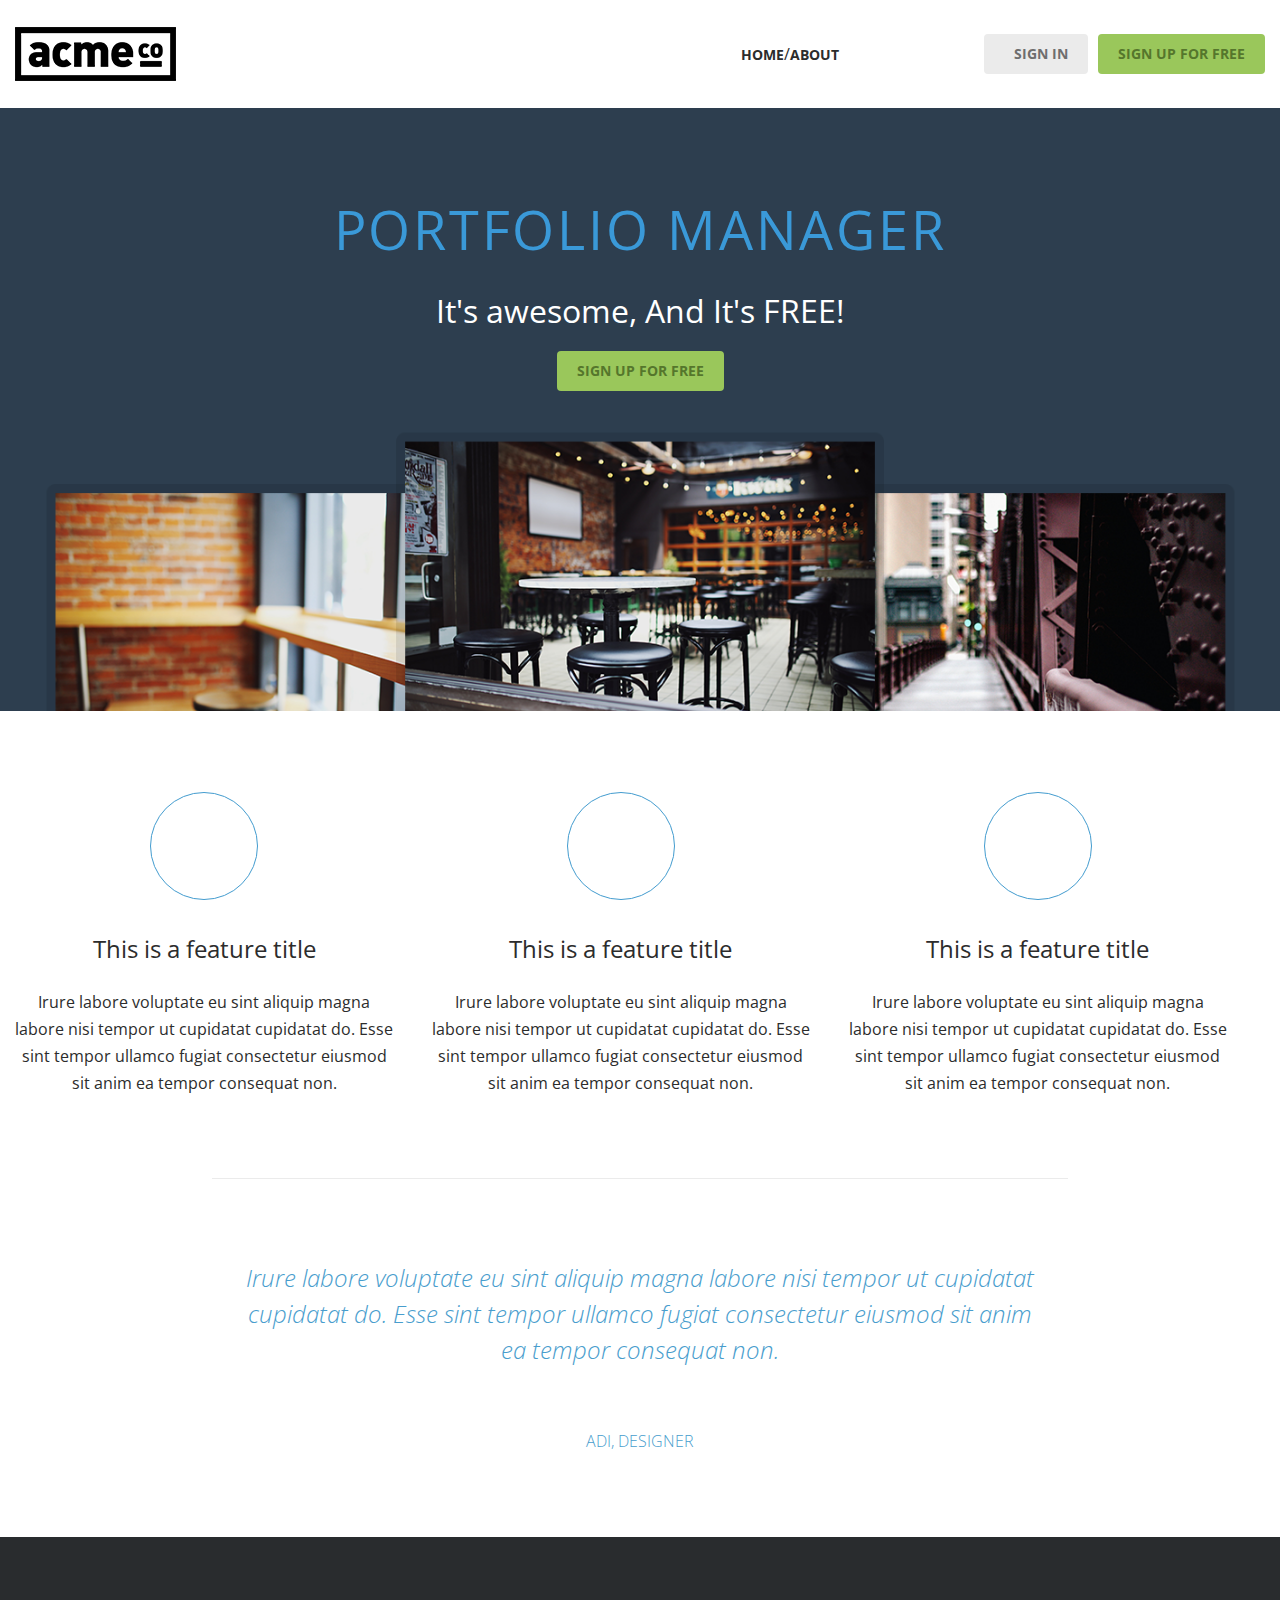
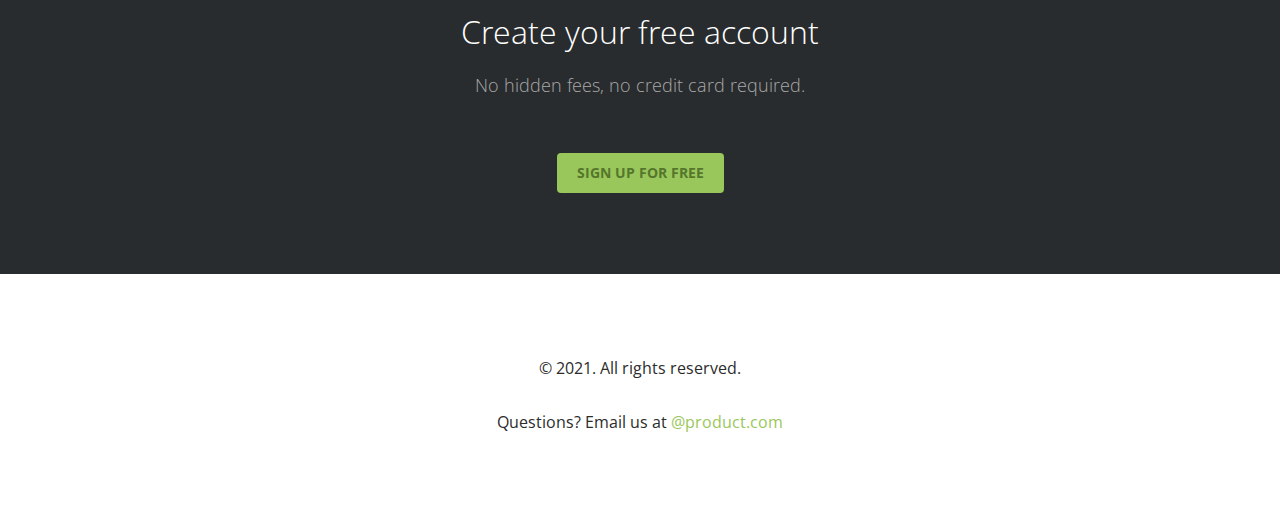
<file: index.html>
<!DOCTYPE html>
<html lang="en">
<head>
    <meta charset="UTF-8">
    <meta http-equiv="X-UA-Compatible" content="IE=edge">
    <meta name="viewport" content="width=device-width, initial-scale=1.0">
    <title>Acme co., ltd.</title>
    <link rel="stylesheet" href="https://cdnjs.cloudflare.com/ajax/libs/font-awesome/5.15.3/css/all.min.css" integrity="sha512-iBBXm8fW90+nuLcSKlbmrPcLa0OT92xO1BIsZ+ywDWZCvqsWgccV3gFoRBv0z+8dLJgyAHIhR35VZc2oM/gI1w==" crossorigin="anonymous" referrerpolicy="no-referrer" />
    <link rel="stylesheet" href="css/normalize.css">
    <link rel="stylesheet" href="css/common.css">
    <link rel="stylesheet" href="css/main.css">
    <link rel="stylesheet" href="css/responsive.css">
</head>
<body>
    <header>
        <div class="container">
            <h1 class="logo"><a href="index.html">Acme Logo</a></h1>
            <nav>
                <p>
                    <a href="index.html">home</a>/<a href="about.html">about</a>
                </p>
                <ul>
                    <li><a href="sign_in.html" class="btn light-bg"><i class="fas fa-lock"></i>sign in</a></li>
                    <li><a href="sign_up.html" class="btn highlight-bg">sign up for free</a></li>
                </ul>
            </nav>
        </div>        
    </header>
    <section class="banner con-pd">
        <h2 class="banner-tt">portfolio manager</h2>
        <h3>It's awesome, And It's FREE!</h3>        
        <p><a href="" class="btn big highlight-bg">sign up for free</a></p>
        <img src="images/banner.png" alt="">
    </section>
    <main class="container">
        <section class="features con-pd">
            <h2 class="hidden">features</h2>
            <ul>
                <li>
                    <span class="icon">
                        <i class="fas fa-user"></i>
                    </span>
                    <h3>This is a feature title</h3>
                    <p>
                        Irure labore voluptate eu sint aliquip magna labore nisi tempor ut cupidatat cupidatat do. Esse sint tempor ullamco fugiat consectetur eiusmod sit anim ea tempor consequat non.
                    </p>
                </li>
                <li>
                    <span class="icon">
                        <i class="fas fa-th-list"></i>
                    </span>
                    <h3>This is a feature title</h3>
                    <p>
                        Irure labore voluptate eu sint aliquip magna labore nisi tempor ut cupidatat cupidatat do. Esse sint tempor ullamco fugiat consectetur eiusmod sit anim ea tempor consequat non.
                    </p>
                </li>
                <li>
                    <span class="icon">
                        <i class="fas fa-star"></i>
                    </span>
                    <h3>This is a feature title</h3>
                    <p>
                        Irure labore voluptate eu sint aliquip magna labore nisi tempor ut cupidatat cupidatat do. Esse sint tempor ullamco fugiat consectetur eiusmod sit anim ea tempor consequat non.
                    </p>
                </li>
            </ul>
        </section>
        <hr>
        <section class="testimonial con-pd">
            <ul class="slide_wrapper">
                <li class="slide">
                    <blockquote>
                        <p>Irure labore voluptate eu sint aliquip magna labore nisi tempor ut cupidatat cupidatat do. Esse sint tempor ullamco fugiat consectetur eiusmod sit anim ea tempor consequat non.</p>
                        <cite>adi, designer</cite>
                    </blockquote>
                </li>
                <!-- <li class="slide">
                    <blockquote>
                        <p>Irure labore voluptate eu sint aliquip magna labore nisi tempor ut cupidatat cupidatat do. Esse sint tempor ullamco fugiat consectetur eiusmod sit anim ea tempor consequat non.</p>
                        <cite>adi, designer</cite>
                    </blockquote>
                </li>
                <li class="slide">
                    <blockquote>
                        <p>Irure labore voluptate eu sint aliquip magna labore nisi tempor ut cupidatat cupidatat do. Esse sint tempor ullamco fugiat consectetur eiusmod sit anim ea tempor consequat non.</p>
                        <cite>adi, designer</cite>
                    </blockquote>
                </li> -->
            </ul>
            <p class="controls">
                <i class="fas fa-chevron-left"></i>
                <i class="fas fa-chevron-right"></i>
            </p>
        </section>        
    </main>
    <footer>
         <div class="cta con-pd">
             <h2 class="content-tt">Create your free account</h2>
             <p class="content-desc">No hidden fees, no credit card required.</p>
             <a href="" class="btn big highlight-bg">sign up for free</a>
         </div>

         <p>&copy; 2021. All rights reserved.</p>
         <p>Questions? Email us at <a href="mailto:office@product.com">@product.com</a></p>
         
    </footer>
</body>
</html>
</file>
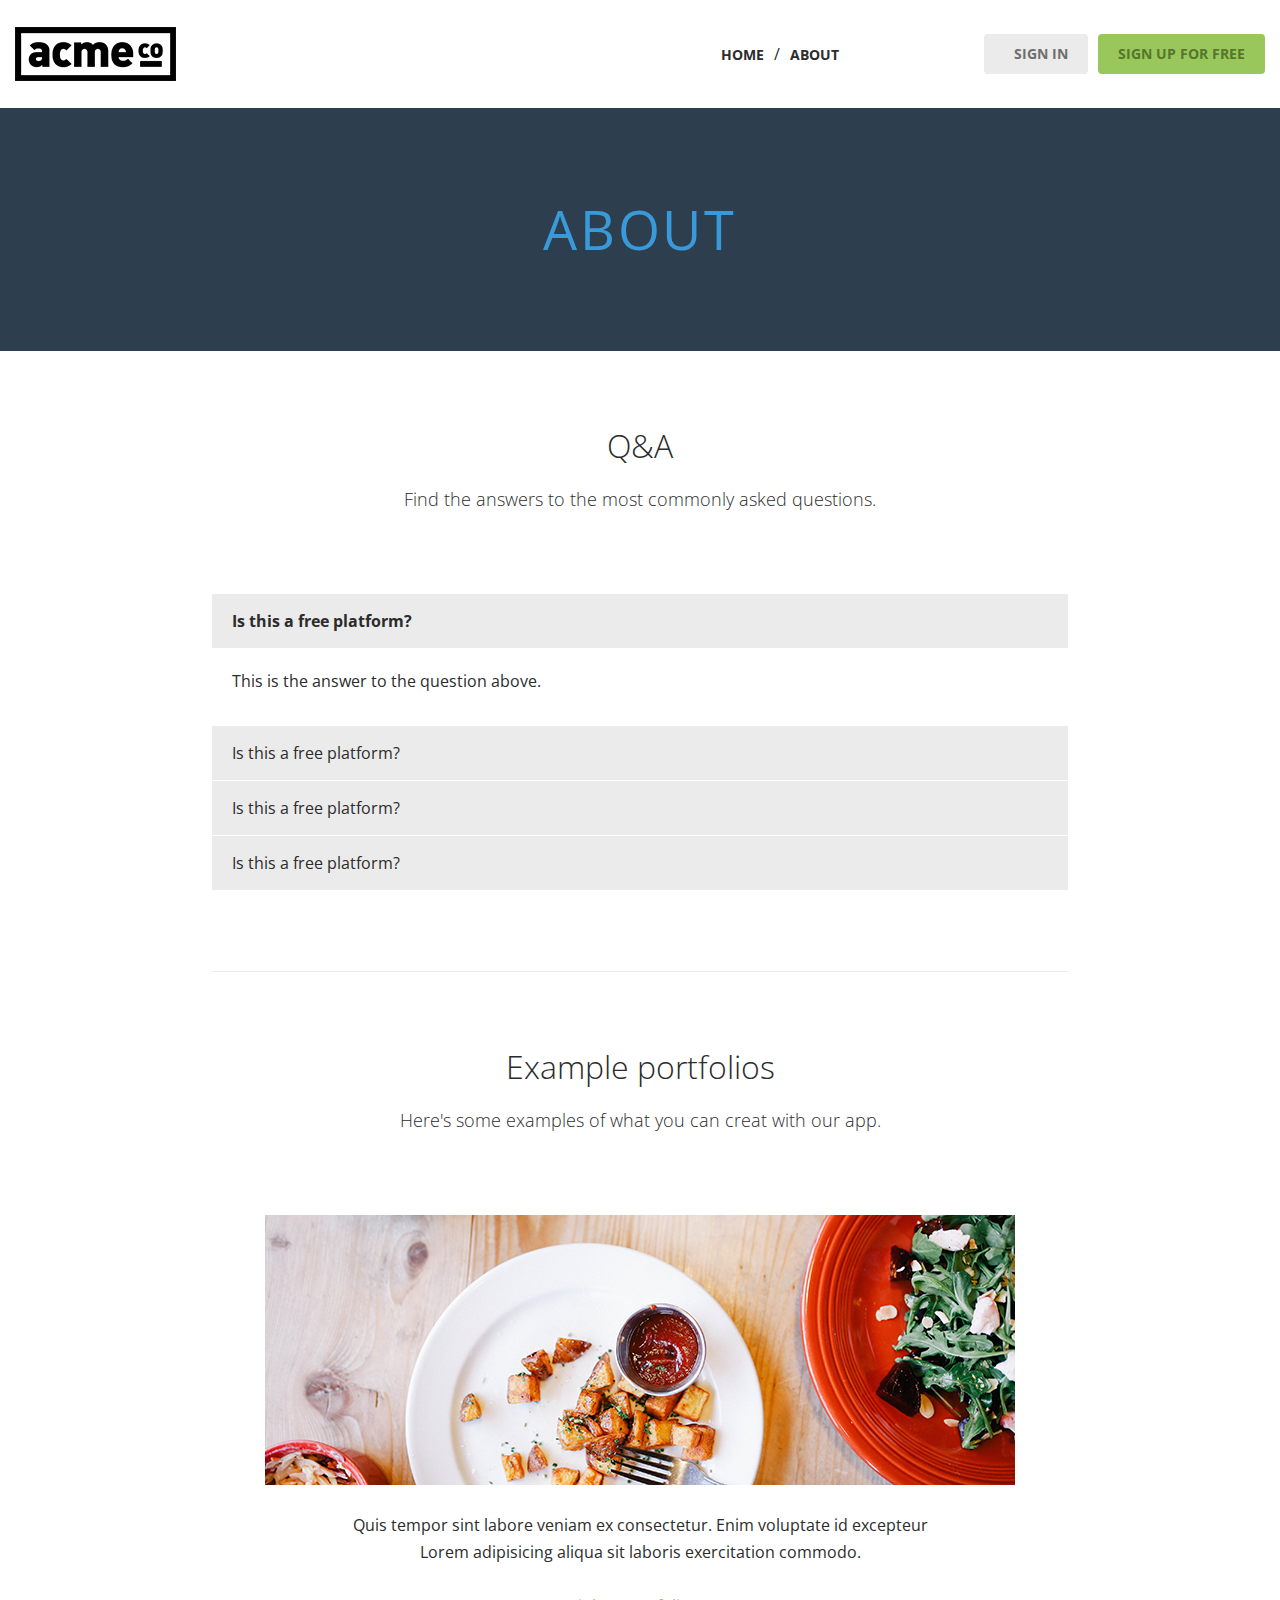
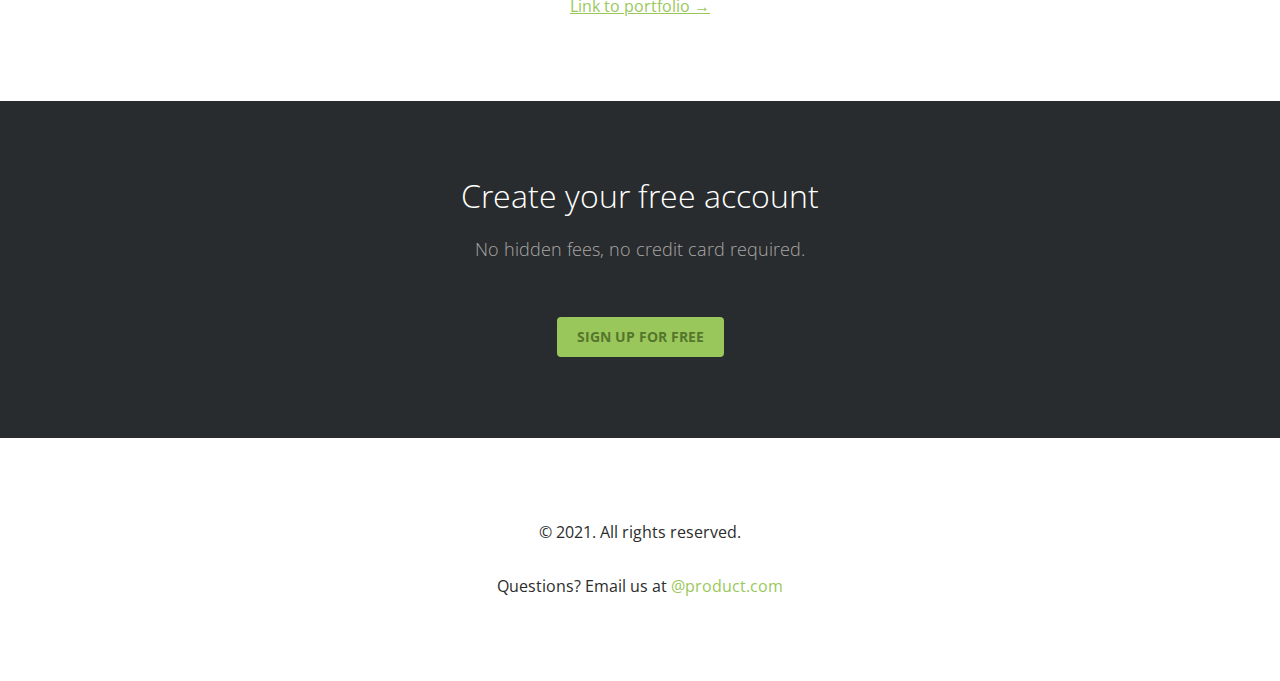
<file: about.html>
<!DOCTYPE html>
<html lang="en">
<head>
    <meta charset="UTF-8">
    <meta http-equiv="X-UA-Compatible" content="IE=edge">
    <meta name="viewport" content="width=device-width, initial-scale=1.0">
    <title>About - Acme co., ltd.</title>
    <link rel="stylesheet" href="https://cdnjs.cloudflare.com/ajax/libs/font-awesome/5.15.3/css/all.min.css" integrity="sha512-iBBXm8fW90+nuLcSKlbmrPcLa0OT92xO1BIsZ+ywDWZCvqsWgccV3gFoRBv0z+8dLJgyAHIhR35VZc2oM/gI1w==" crossorigin="anonymous" referrerpolicy="no-referrer" />
    <link rel="stylesheet" href="css/normalize.css">
    <link rel="stylesheet" href="css/common.css">
    <link rel="stylesheet" href="css/about.css">
    <link rel="stylesheet" href="css/responsive.css">
</head>
<body>
    <header>
        <div class="container cf">
            <h1 class="logo"><a href="index.html">Acme Logo</a></h1>
            <nav>
                <p>
                    <a href="index.html">home</a> / <a href="about.html">about</a>
                </p>
                <ul>
                    <li><a href="sign_in.html" class="btn light-bg"><i class="fas fa-lock"></i>sign in</a></li>
                    <li><a href="sign_up.html" class="btn highlight-bg">sign up for free</a></li>
                </ul>
            </nav>
        </div>        
    </header>
    <section class="banner subpage con-pd">
        <h2 class="banner-tt">about</h2>
    </section>
    <main class="container">
        <section class="qna con-pd">
            <h2 class="content-tt">Q&amp;A</h2> 
            <p class="content-desc">Find the answers to the most commonly asked questions.</p>
            <ul class="qna-list">
                <li class="active">
                    <h3>Is this a free platform?<i class="fas fa-caret-up"></i></h3>
                    <div>
                        <p>This is the answer to the question above.</p>
                    </div>
                </li>
                <li>
                    <h3>Is this a free platform?<i class="fas fa-caret-up"></i></h3>
                    <div>
                        <p>This is the answer to the question above.</p>
                    </div>
                </li>
                <li>
                    <h3>Is this a free platform?<i class="fas fa-caret-up"></i></h3>
                    <div>
                        <p>This is the answer to the question above.</p>
                    </div>
                </li>
                <li>
                    <h3>Is this a free platform?<i class="fas fa-caret-up"></i></h3>
                    <div>
                        <p>This is the answer to the question above.</p>
                    </div>
                </li>
            </ul>
        </section>
        <hr>
        <section class="portfolio con-pd">
            <h2 class="content-tt">Example portfolios</h2>
            <p class="content-desc">Here's some examples of what you can creat with our app.</p>
            <div class="portfolio-wrapper">
                <ul class="portfolio-slides">
                    <li class="slide">
                        <img src="images/img4.png" alt="portfolio title">
                        <p>Quis tempor sint labore veniam ex consectetur. Enim voluptate id excepteur Lorem adipisicing aliqua sit laboris exercitation commodo.</p>
                        <a href="" class="link">Link to portfolio &rarr;</a>  
                    </li>
                    <!-- <li class="slide">
                        <img src="images/img4.png" alt="portfolio title">
                        <p>Quis tempor sint labore veniam ex consectetur. Enim voluptate id excepteur Lorem adipisicing aliqua sit laboris exercitation commodo.</p>
                        <a href="" class="link">Link to portfolio &rarr;</a>  
                    </li>
                    <li class="slide">
                        <img src="images/img4.png" alt="portfolio title">
                        <p>Quis tempor sint labore veniam ex consectetur. Enim voluptate id excepteur Lorem adipisicing aliqua sit laboris exercitation commodo.</p>
                        <a href="" class="link">Link to portfolio &rarr;</a>  
                    </li> -->
                </ul>
                <p class="controls">
                    <i class="fas fa-chevron-left"></i>
                    <i class="fas fa-chevron-right"></i>
                </p>
            </div>
        </section>        
    </main>
    <footer>
         <div class="cta con-pd">
             <h2 class="content-tt">Create your free account</h2>
             <p class="content-desc">No hidden fees, no credit card required.</p>
             <a href="" class="btn big highlight-bg">sign up for free</a>
         </div>

         <p>&copy; 2021. All rights reserved.</p>
         <p>Questions? Email us at <a href="mailto:office@product.com">@product.com</a></p>
         
    </footer>
</body>
</html>
</file>
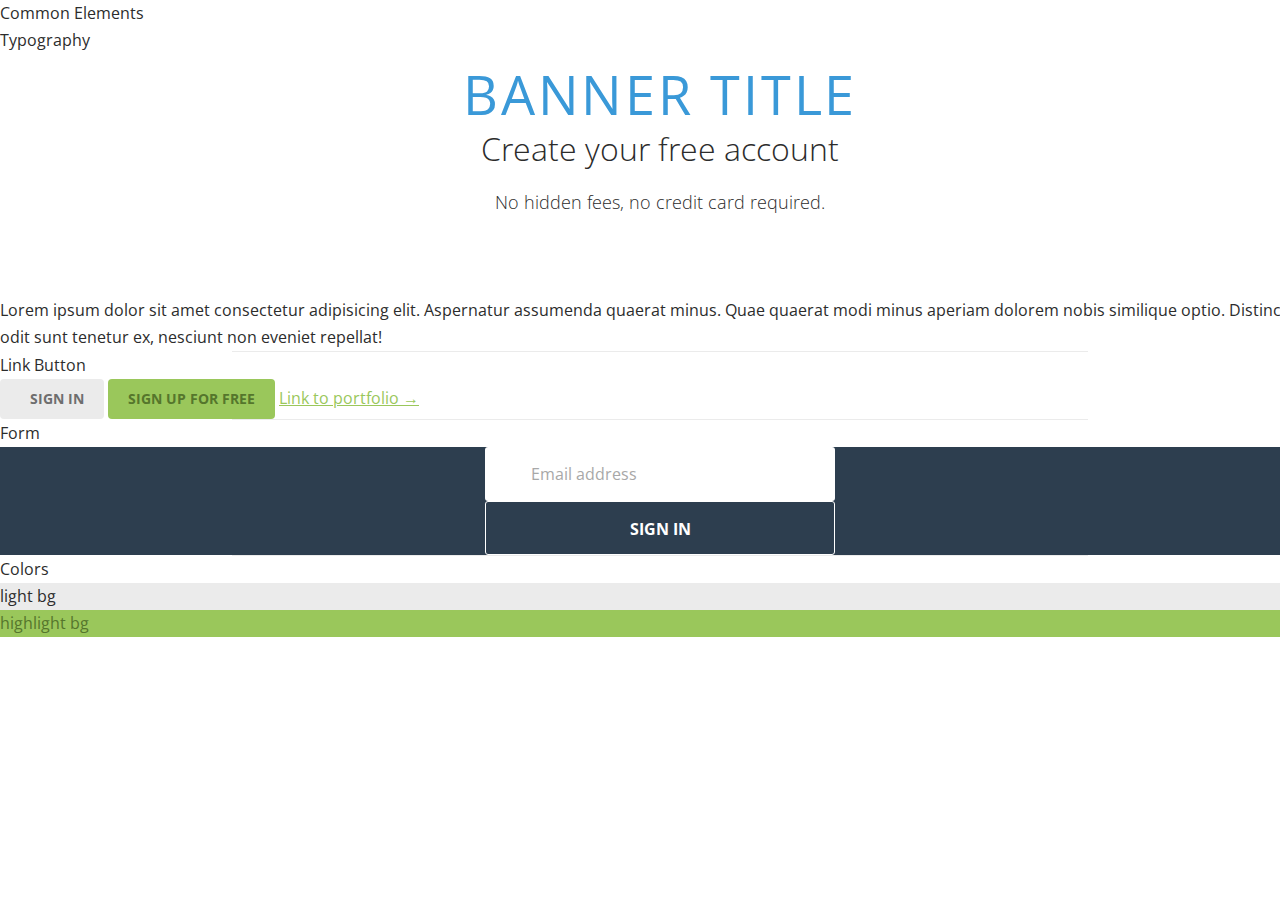
<file: common.html>
<!DOCTYPE html>
<html lang="en">
<head>
    <meta charset="UTF-8">
    <meta http-equiv="X-UA-Compatible" content="IE=edge">
    <meta name="viewport" content="width=device-width, initial-scale=1.0">
    <title>Acme co., ltd.</title>
    <link rel="stylesheet" href="https://cdnjs.cloudflare.com/ajax/libs/font-awesome/5.15.3/css/all.min.css" integrity="sha512-iBBXm8fW90+nuLcSKlbmrPcLa0OT92xO1BIsZ+ywDWZCvqsWgccV3gFoRBv0z+8dLJgyAHIhR35VZc2oM/gI1w==" crossorigin="anonymous" referrerpolicy="no-referrer" />
    <link rel="stylesheet" href="css/normalize.css">
    <link rel="stylesheet" href="css/common.css">

</head>
<body>
    <h1>Common Elements</h1>
    <div class="container">
        <h2>Typography</h2>

        <h2 class="banner-tt">Banner Title</h2>
        <h2 class="content-tt">Create your free account</h2>
        <p class="content-desc">No hidden fees, no credit card required.</p>
        <p>
            Lorem ipsum dolor sit amet consectetur adipisicing elit. Aspernatur assumenda quaerat minus. Quae quaerat modi minus aperiam dolorem nobis similique optio. Distinctio odit sunt tenetur ex, nesciunt non eveniet repellat!
        </p>
        <hr>

        <h2>Link Button</h2>

        <a href="#" class="btn light-bg"><i class="fas fa-lock"></i>sign in</a>
        <a href="#" class="btn highlight-bg">sign up for free</a>
        <a href="" class="link">Link to portfolio &rarr;</a>

        <hr>
        <h3>Form</h3>
        <div class="banner">
            <form action="" method="POST" >
                <p class="field">
                    <label for="" class="hidden">email</label>
                    <i class="far fa-envelope"></i>
                    <input type="text" id="" name="" placeholder="Email address">
                </p>            
                <input type="submit" class="field" value="sign in">
                <!-- <button class="field">Sign in</button> -->              
    
            </form>
        </div>
        <hr>
        <h3>Colors</h3>
        <div class="light-bg">light bg</div>
        <div class="highlight-bg">highlight bg</div>
    </div>
    
</body>
</html>
</file>
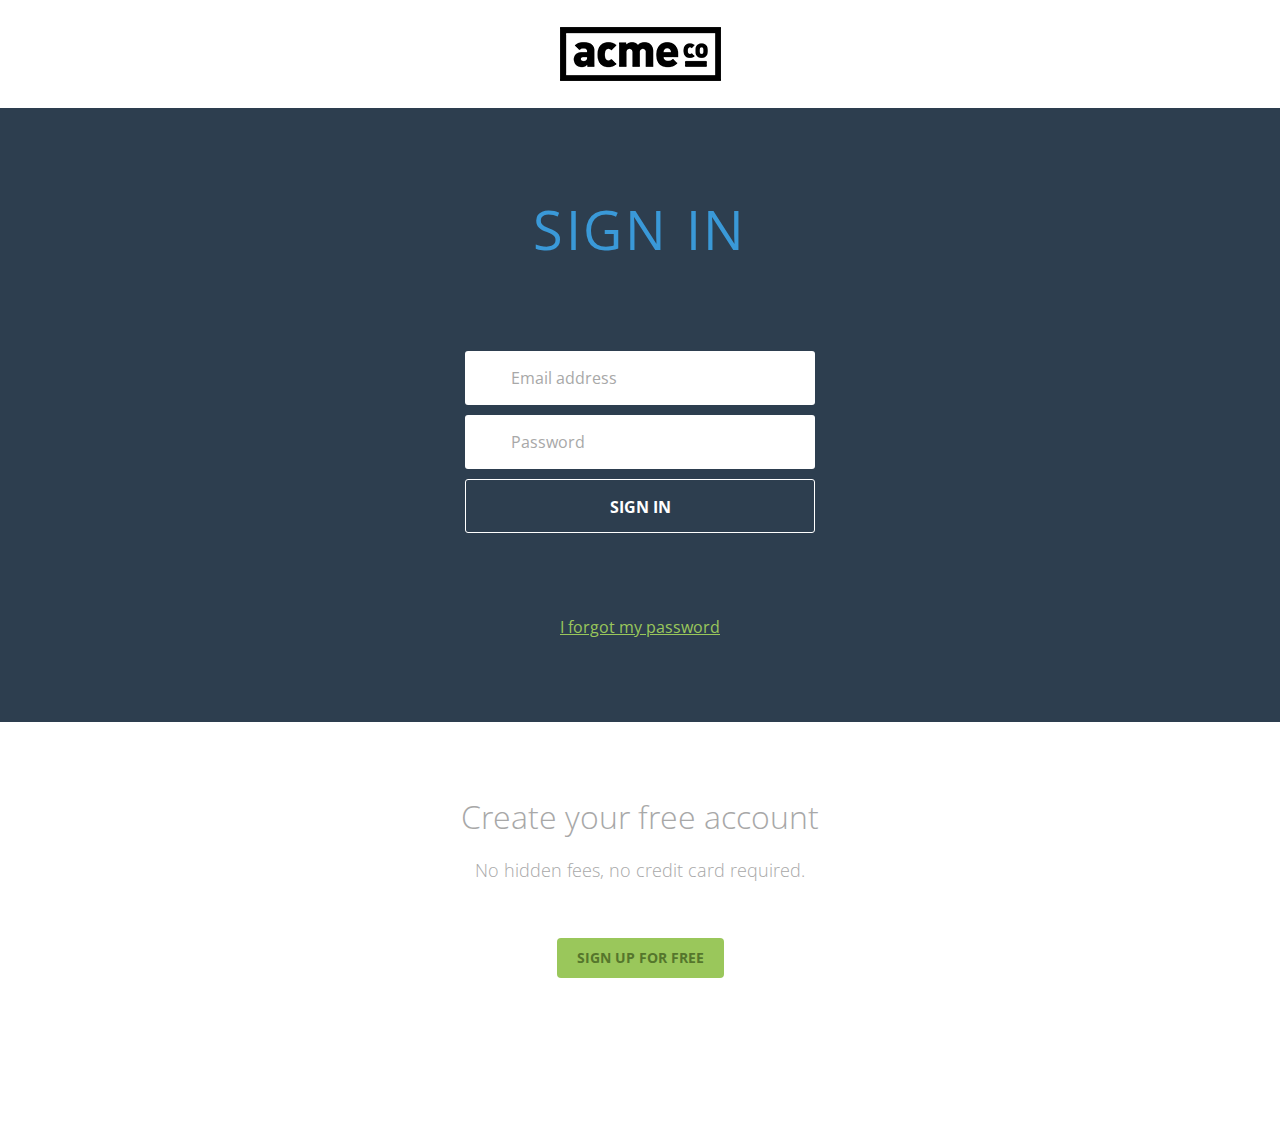
<file: sign_in.html>
<!DOCTYPE html>
<html lang="en">
<head>
    <meta charset="UTF-8">
    <meta http-equiv="X-UA-Compatible" content="IE=edge">
    <meta name="viewport" content="width=device-width, initial-scale=1.0">
    <title>Sign in - Acme co., ltd.</title>
    <link rel="stylesheet" href="https://cdnjs.cloudflare.com/ajax/libs/font-awesome/5.15.3/css/all.min.css" integrity="sha512-iBBXm8fW90+nuLcSKlbmrPcLa0OT92xO1BIsZ+ywDWZCvqsWgccV3gFoRBv0z+8dLJgyAHIhR35VZc2oM/gI1w==" crossorigin="anonymous" referrerpolicy="no-referrer" />
    <link rel="stylesheet" href="css/normalize.css">
    <link rel="stylesheet" href="css/common.css">
    <link rel="stylesheet" href="css/sign.css">
    <link rel="stylesheet" href="css/responsive.css">
</head>
<body>
    <header>
        <div class="container sign">
            <h1 class="logo"><a href="index.html">Acme Logo</a></h1>            
        </div>        
    </header>
    
    <main>
        <section class="banner subpage con-pd">
            <h2 class="banner-tt">sign in</h2>
            <form action="" method="POST">
                <p class="field">
                    <label for="userEmail" class="hidden">email</label>
                    <i class="far fa-envelope"></i>
                    <input type="email" id="userEmail" name="useremail" placeholder="Email address">
                </p>
                <p class="field">
                    <label for="userPass" class="hidden">password</label>
                    <i class="fas fa-lock"></i>
                    <input type="password" id="userPass" name="userpw" placeholder="Password">
                </p>
                <input type="submit" class="field" value="sign in">
                <!-- <button class="field">Sign in</button> -->              

            </form>
            <a href="" class="link">I forgot my password</a>
        </section>
    </main>
    <footer class="light con-pd">
         <div class="cta">
             <h2 class="content-tt">Create your free account</h2>
             <p class="content-desc">No hidden fees, no credit card required.</p>
             <a href="" class="btn big highlight-bg">sign up for free</a>
         </div>

         
    </footer>
</body>
</html>
</file>
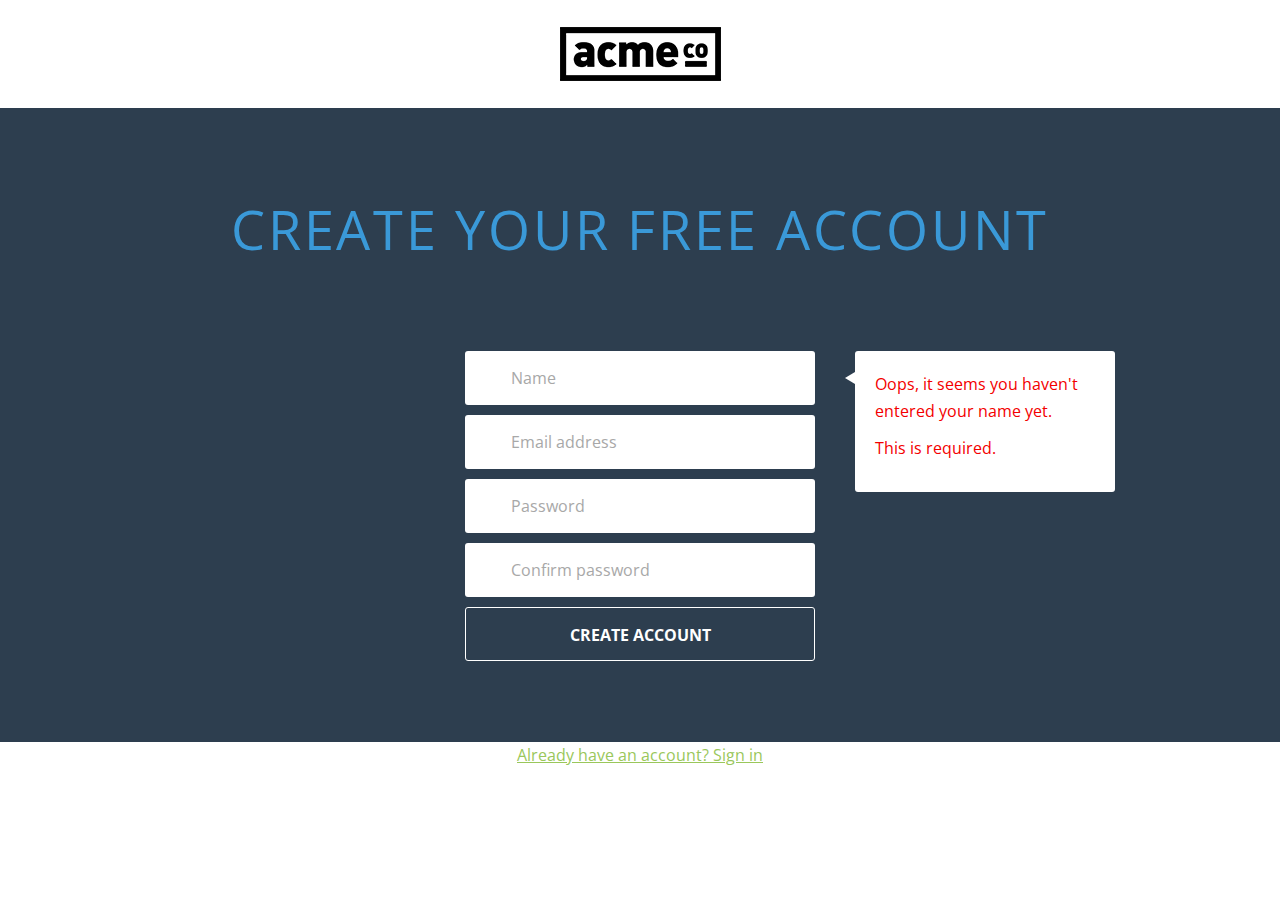
<file: sign_up.html>
<!DOCTYPE html>
<html lang="en">
<head>
    <meta charset="UTF-8">
    <meta http-equiv="X-UA-Compatible" content="IE=edge">
    <meta name="viewport" content="width=device-width, initial-scale=1.0">
    <title>Sign up - Acme co., ltd.</title>
    <link rel="stylesheet" href="https://cdnjs.cloudflare.com/ajax/libs/font-awesome/5.15.3/css/all.min.css" integrity="sha512-iBBXm8fW90+nuLcSKlbmrPcLa0OT92xO1BIsZ+ywDWZCvqsWgccV3gFoRBv0z+8dLJgyAHIhR35VZc2oM/gI1w==" crossorigin="anonymous" referrerpolicy="no-referrer" />
    <link rel="stylesheet" href="css/normalize.css">
    <link rel="stylesheet" href="css/common.css">
    <link rel="stylesheet" href="css/sign.css">
    <link rel="stylesheet" href="css/responsive.css">
</head>
<body>
    <header>
        <div class="container sign">
            <h1 class="logo"><a href="index.html">Acme Logo</a></h1>            
        </div>        
    </header>
    
    <main>
        <section class="banner subpage con-pd">
            <h2 class="banner-tt">create your free account</h2>
            <form action="" method="POST">
                <p class="field">
                    <label for="userName" class="hidden">Name</label>
                    <i class="fas fa-user"></i>
                    <input type="text" id="userName" name="username" placeholder="Name">
                </p>
                <p class="field">
                    <label for="userEmail" class="hidden">email</label>
                    <i class="far fa-envelope"></i>
                    <input type="email" id="userEmail" name="useremail" placeholder="Email address">
                </p>
                <p class="field">
                    <label for="userPass" class="hidden">password</label>
                    <i class="fas fa-lock"></i>
                    <input type="password" id="userPass" name="userpw" placeholder="Password">
                </p>
                <p class="field">
                    <label for="passConfirm" class="hidden">confirm password</label>
                    <i class="fas fa-lock"></i>
                    <input type="password" id="passConfirm" placeholder="Confirm password">
                </p>
                <input type="submit" class="field" value="create account">
                <!-- <button class="field">Sign in</button> -->              
                <div class="feedback">
                    <p>Oops, it seems you haven't entered your name yet.</p>
                    <p>This is required.</p>
                </div>
            </form>  

        </section>
    </main>
    <footer>
        <a href="" class="link">Already have an account? Sign in</a>         
    </footer>
</body>
</html>
</file>
<file: css/main.css>
.banner h3{
    color: #fff;
    font-size: 32px;
    line-height: 27px;
    margin:27px 0;
}
.banner img{
    margin-top: 27px;
    max-width: 1320px;
}
.features ul{
    display: flex;
    justify-content: space-between;
}
.features li{
    width: 414px;
    text-align: center;
}

.features li .icon{
    width: 108px;
    height: 108px;
    border-radius:50%;
    border:1px solid #439CCF;
    box-sizing: border-box;
    display: inline-block;
    line-height: 106px;
    color:#439CCF;
    font-size: 36px;
    margin-bottom: 27px;
}
.features li h3{
    font-size: 24px;
    margin-bottom: 27px;
}
.testimonial{
    position: relative;
}
.testimonial .slide blockquote{
    width: 800px;
    margin:0 auto;
    text-align: center;
    color: #489DCD;
    font-size: 24px;
    line-height: 36px;
    font-weight: 300;
    font-style:italic;
}
.testimonial .slide blockquote cite{
    font-size: 16px;
    line-height: 27px;
    margin-top: 60px;
    display: inline-block;
    font-style: normal;
    text-transform: uppercase;
}
.testimonial .controls i{
    position: absolute;
    top:50%;
    transform:translateY(-50%);
    font-size: 45px;
    color: #EBEBEB;
}
.testimonial .controls i:first-child{
    left: 0;
}
.testimonial .controls i:last-child{
    right: 0;
}
</file>
<file: css/responsive.css>
@media screen and (max-width:1320px){
    .container {width:100%; padding: 0 15px; box-sizing:border-box;}
    .features li {width: 31.3%; margin-right: 3.05%;}
    .banner img {width: 95%;}
}
@media screen and (max-width:1000px){
    .subpage form .feedback {
        position:fixed;
        left: 50%;
        top: 50%;
        transform:translate(-50%, -50%);
        box-shadow: 0 0 10px rgba(0,0,0,.6);
    }
    .subpage form .feedback:before{
        content:none;
    }
}
@media screen and (max-width:890px){
    hr {width:90%;}
    .testimonial .slide blockquote {width: 90%;}
    .qna {width: 100%;}
    .portfolio-slides li img{ width: 100%;}
    .portfolio-slides li p {width: 80%;}
}
@media screen and (max-width:768px){
    header {text-align: center;}
    header > div{flex-direction: column;}

    .logo a {margin:0 auto;}
    header nav {  margin-top: 27px; justify-content: center;}
}
@media screen and (max-width:640px){
    .banner-tt {font-size:8vw; line-height:10vw;}
    .banner h3 {font-size:5vw; margin:4vw 0;}
    .features ul{flex-direction:column;}
    .features li {width: 100%;float:none; margin-right: 0; margin-bottom: 27px;}
    .features li:last-child{margin-bottom: 0;}
}
@media screen and (max-width:580px){
    header nav p {margin-right: 40px;}
}
@media screen and (max-width:400px){
    form {width:100%; padding:0 15px; box-sizing: border-box;}
}

@media screen and (max-width:320px){

    header nav, header nav ul{
        flex-direction:column;
    }

    header nav p {margin-right: 0;}
    header nav ul li:first-child {margin-right: 0;margin-bottom: 10px;}

}
</file>
<file: css/about.css>
.qna{
    width: 856px;
    margin:0 auto;
}
.qna-list h3{
    background: #ebebeb;
    height: 54px;
    line-height: 54px;
    padding: 0 20px;
    position: relative;    
}

.qna-list h3 i {
    position: absolute;
    right:20px;
    /* top:0;  
    line-height: 54px; */
    top:50%;
    transform: translateY(-50%);
    opacity: 0.4;
}
.qna-list div{
    padding: 20px 20px 30px;
    display: none;
}
.qna-list li+li{
    margin-top:1px;
}
.qna-list li.active h3{
    font-weight: bold;
}
.qna-list li.active i{
    transform:translateY(-50%) rotate(180deg);
    opacity: 1;
}
.qna-list li.active div{
    display: block;
}

.portfolio-wrapper {
    position: relative;
}
.controls i{
    position: absolute;
    font-size: 45px;
    color: #EBEBEB;
    top:50%;
    transform:translateY(-50%);
    cursor: pointer;
}
.controls i:first-child{
    left:0;
}
.controls i:last-child{
    right:0;
}
.portfolio-slides li{
    text-align: center;
}
.portfolio-slides li p{
    width: 50%;
    margin:27px auto;
}
</file>
<file: css/sign.css>
/* 
header .logo{
    float:none;
    text-align: center;
}
.logo a{
    display: inline-block;
} 
*/
header .logo{
    float:none;   
}
.logo a{
    margin:0 auto;
} 
.subpage form{
    margin:81px auto 0
}
.subpage form p{
    margin-bottom: 10px;
    text-align: left;
}
.banner{
    text-align: center;
}
.banner .link{
    margin-top: 81px;
    display:inline-block;
}
.light .cta{
    background: none;
}
.light .cta h2,
.light .cta p{
    color: #A8A8A8;
}
.subpage form{
    position: relative;
}
.subpage form .feedback{
    position: absolute;
    background: #fff;
    border-radius:3px;
    padding: 20px;
    color:#F30000;
    left: calc(100% + 40px);
    top:0;
    width: 260px;
    box-sizing: border-box;
}
.subpage form .feedback:before{
    position: absolute;
    content:'';
    border-style: solid;
    border-width:6px 10px;
    border-color:transparent #fff transparent transparent;
    right:100%;
    top:21px;
}
</file>
<file: css/common.css>
@import url('https://fonts.googleapis.com/css2?family=Open+Sans:ital,wght@0,300;0,400;0,700;1,300&display=swap');

/* RESET */
html, body, div, span, applet, object, iframe,
h1, h2, h3, h4, h5, h6, p, blockquote, pre,
a, abbr, acronym, address, big, cite, code,
del, dfn, em, img, ins, kbd, q, s, samp,
small, strike, strong, sub, sup, tt, var,
b, u, i, center,
dl, dt, dd, ol, ul, li,
fieldset, form, label, legend,
table, caption, tbody, tfoot, thead, tr, th, td,
article, aside, canvas, details, embed, 
figure, figcaption, footer, header, hgroup, 
menu, nav, output, ruby, section, summary,
time, mark, audio, video {
	margin: 0;
	padding: 0;
	border: 0;
	font-size: 100%;
	font: inherit;
	vertical-align: baseline;
}
/* HTML5 display-role reset for older browsers */
article, aside, details, figcaption, figure, 
footer, header, hgroup, menu, nav, section {
	display: block;
}
body {
	line-height: 1;
}
ol, ul {
	list-style: none;
}
blockquote, q {
	quotes: none;
}
blockquote:before, blockquote:after,
q:before, q:after {
	content: '';
	content: none;
}
table {
	border-collapse: collapse;
	border-spacing: 0;
}
button,input{
    background: none;
    border:none;
}

hr{
    border:none;
    /* border-bottom:1px solid #ebebeb; */
    height: 1px;
    background: #ebebeb;
    width: 856px;
    margin:0 auto;
}
a, input, button{
    outline:none;
}
a:focus{
    font-weight: bold;
}
input:focus{
    box-shadow:inset 0 0 6px rgba(9,25,34,.9);
}
img{
    vertical-align: top;
}
/* LAYOUT */
.container{
    width: 1320px;
    margin:0 auto;
}
.con-pd{
    padding:81px 0;
}
.banner.con-pd{
    padding:81px 0 0;
}
.subpage.con-pd{
    padding:81px 0;
}
.hidden{
    /* display: none; */
    position:fixed;
    left: 0;
    top:-9999em;
    width: 0;
    height: 0;
    overflow: hidden;
}
.banner{
    text-align:center;
}

/* TYPOGRAPHY */
body{
    /* font-family: 'Open Sans', sans-serif;
    font-size:16px;
    line-height: 27px; */

    font:16px/27px 'Open Sans', sans-serif;
    color:#2c2c2c;
}
.banner-tt{
    font-size: 54px;
    line-height: 81px;
    text-align: center;
    letter-spacing: 2.75px;
    text-transform: uppercase;
    color: #3A99D8;
}
.content-tt {
    font-weight: 300;
    font-size: 32px;
    text-align: center;
    margin-bottom: 27px;
}
.content-desc{
    font-weight: 300;
    font-size: 18px;
    text-align: center;    
    margin-bottom: 81px;
}
footer .content-desc{
    margin-bottom: 54px;
}

/* Link Button */
a{
    text-decoration: none;
    color: #9AC75B;
}
.btn{
    border-radius:4px;
    height: 40px;
    line-height: 40px;
    padding:0 20px;
    display: inline-block;
    color:#6E6E6E;
    text-transform: uppercase;
    font-size: 14px;
    font-weight: 700;
}
.btn i{
    margin-right: 10px;
}
a.link{
    text-decoration:underline;
}
/* FORM */
form{
    width: 350px;
    margin:0 auto;    
}
.field{
    background: #fff;
    border-radius:3px;
    width: 100%;
    height: 54px;
    line-height: 54px;
    padding: 0 20px;
    box-sizing:border-box;
    display: block;
    position: relative;
    overflow: hidden;
}
.field input{
    position: absolute;
    left: 0;
    top: 0;
    width: 100%;
    height: 100%;
    padding:0;
    padding-left: 46px;
    box-sizing: border-box;
}
.field input::-webkit-input-placeholder { /* Edge */
    color:#A8A8A8;
}
  
.field input:-ms-input-placeholder { /* Internet Explorer 10-11 */
    color:#A8A8A8;
}
  
.field input::placeholder, .field i {
    color:#A8A8A8;;
}
.field i {
    margin-right: 2px;
}

input[type="submit"] {
    background:none;
    border:1px solid #fff;
    color:#fff;
    text-transform: uppercase;
    font-weight: 700;
}




/* COLORS */
.light-bg {
    background: #EBEBEB;
}
.highlight-bg{
    background: #9AC75B;
    color:#55762C;
}
.banner{
    background: #2D3E4F;   
}

/* ----------------- HEADER ------------------- */
header{
    padding:27px 0;
    background: #fff;
    box-shadow:0 4px 4px rgba(0,0,0,.05);
}
header > div{
    display: flex;
    justify-content: space-between;
}
header > div.sign{
    justify-content: center;
}

.logo a{
    background:url(../images/logo.png) no-repeat;
    width: 161px;
    height: 54px;
    text-indent:-9999em;
    display:block;
}

header nav, header nav ul{
    display: flex;
    align-items: center;
}

header nav p{
    line-height: 40px;
    margin-right: 145px;
    word-spacing:6px;
}

header nav p a{
    color: #2c2c2c;
    text-transform: uppercase;
    font-size: 14px;
    font-weight: 700;
}
header nav ul li:first-child{
    margin-right: 10px;
}
/* ----------------- FOOTER ------------------- */
footer{
    text-align: center;
}
footer .cta{
    background: #292C2E;
    margin-bottom: 81px;
}
footer .content-tt {
    color: #fff;
}
footer .content-desc{
    color: #a8a8a8;
}
footer > p:first-of-type {
    margin-bottom: 27px;
}
footer > p:last-of-type {
    margin-bottom: 81px;
}
</file>
